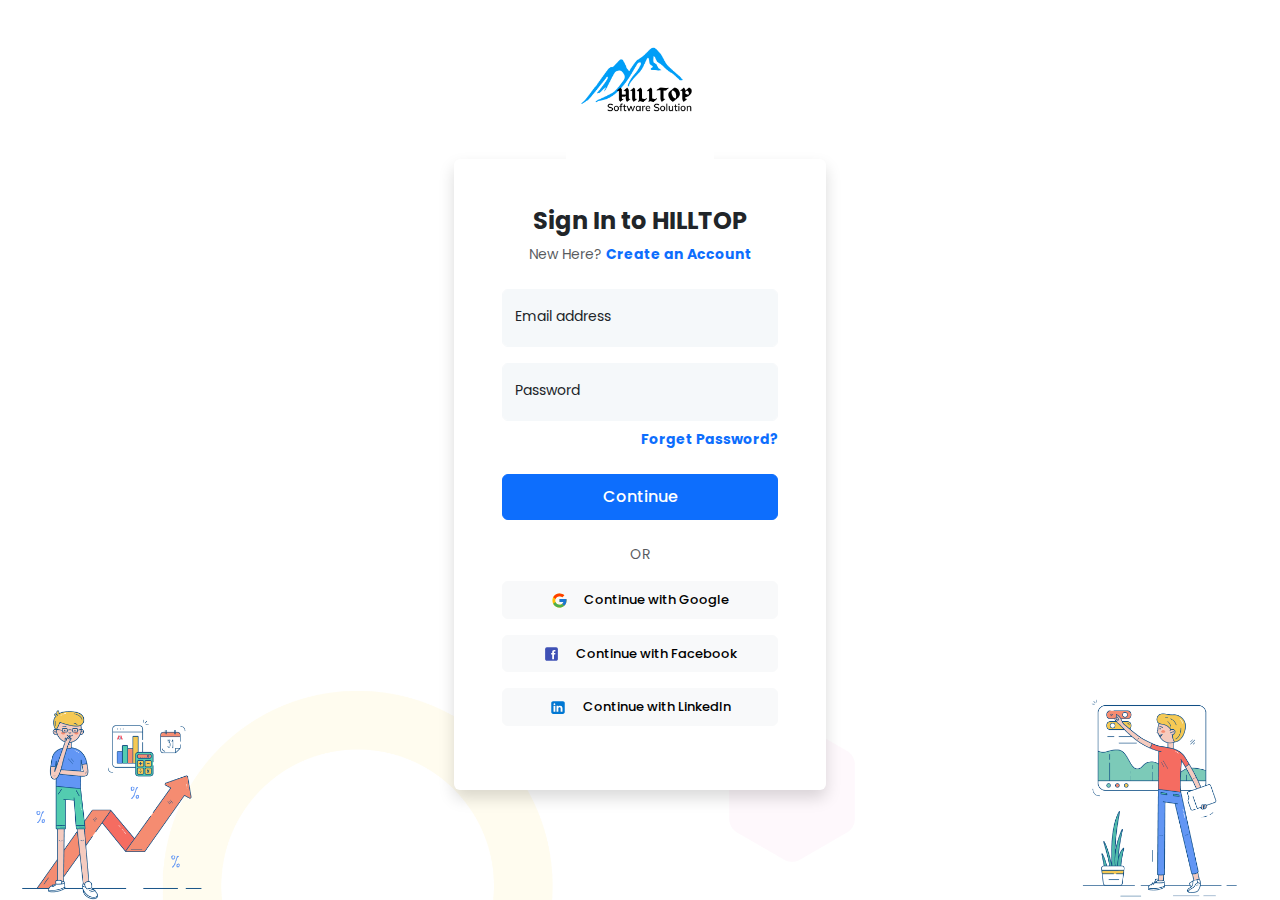
<file: index.html>
<!DOCTYPE html>
<html lang="en">
  <head>
    <meta charset="UTF-8" />
    <meta name="viewport" content="width=device-width, initial-scale=1.0" />
    <title>Responsive Login Page Using Bootstrap 5</title>
    <link
      rel="stylesheet"
      href="https://cdn.jsdelivr.net/npm/bootstrap@5.2.3/dist/css/bootstrap.min.css"
    />
    <link rel="stylesheet" href="style.css" />
  </head>
  <body>
    <section class="wrapper">
      <div class="container">
        <div
          class="col-sm-8 offset-sm-2 col-lg-6 offset-lg-3 col-xl-4 offset-xl-4 text-center"
        >
          <div class="logo">
            <img src="images/logo.png" class="img-fluid" alt="logo" />
          </div>
          <div>
            <form class="rounded bg-white shadow p-5">
              <h3 class="text-dark fw-bolder fs-4 mb-2">Sign In to HILLTOP</h3>
              <div class="fw-normal text-muted mb-4">
                New Here?
                <a
                  href="sign-up.html"
                  class="text-primary fw-bold text-decoration-none"
                  >Create an Account</a
                >
              </div>
              <div class="form-floating mb-3">
                <input
                  type="email"
                  class="form-control"
                  id="floatingInput"
                  placeholder="name@example.com"
                />
                <label for="floatingInput">Email address</label>
              </div>
              <div class="form-floating">
                <input
                  type="password"
                  class="form-control"
                  id="floatingPassword"
                  placeholder="Password"
                />
                <label for="floatingPassword">Password</label>
              </div>
              <div class="mt-2 text-end">
                <a
                  href="forget-password.html"
                  class="text-primary fw-bold text-decoration-none"
                  >Forget Password?</a
                >
              </div>
              <button
                type="submit"
                class="btn btn-primary submit_btn w-100 my-4"
              >
                Continue
              </button>
              <div class="text-center text-muted text-uppercase mb-3">or</div>
              <a href="#" class="btn btn-light login_with w-100 mb-3">
                <img
                  src="images/google-icon.svg"
                  class="img-fluid me-3"
                />Continue with Google</a
              >
              <a href="#" class="btn btn-light login_with w-100 mb-3">
                <img
                  src="images/facebook-icon.svg"
                  class="img-fluid me-3"
                />Continue with Facebook</a
              >
              <a href="#" class="btn btn-light login_with w-100 mb-3">
                <img
                  src="images/linkedin-icon.svg"
                  class="img-fluid me-3"
                />Continue with LinkedIn</a
              >
            </form>
          </div>
        </div>
      </div>
    </section>
  </body>
</html>
</file>
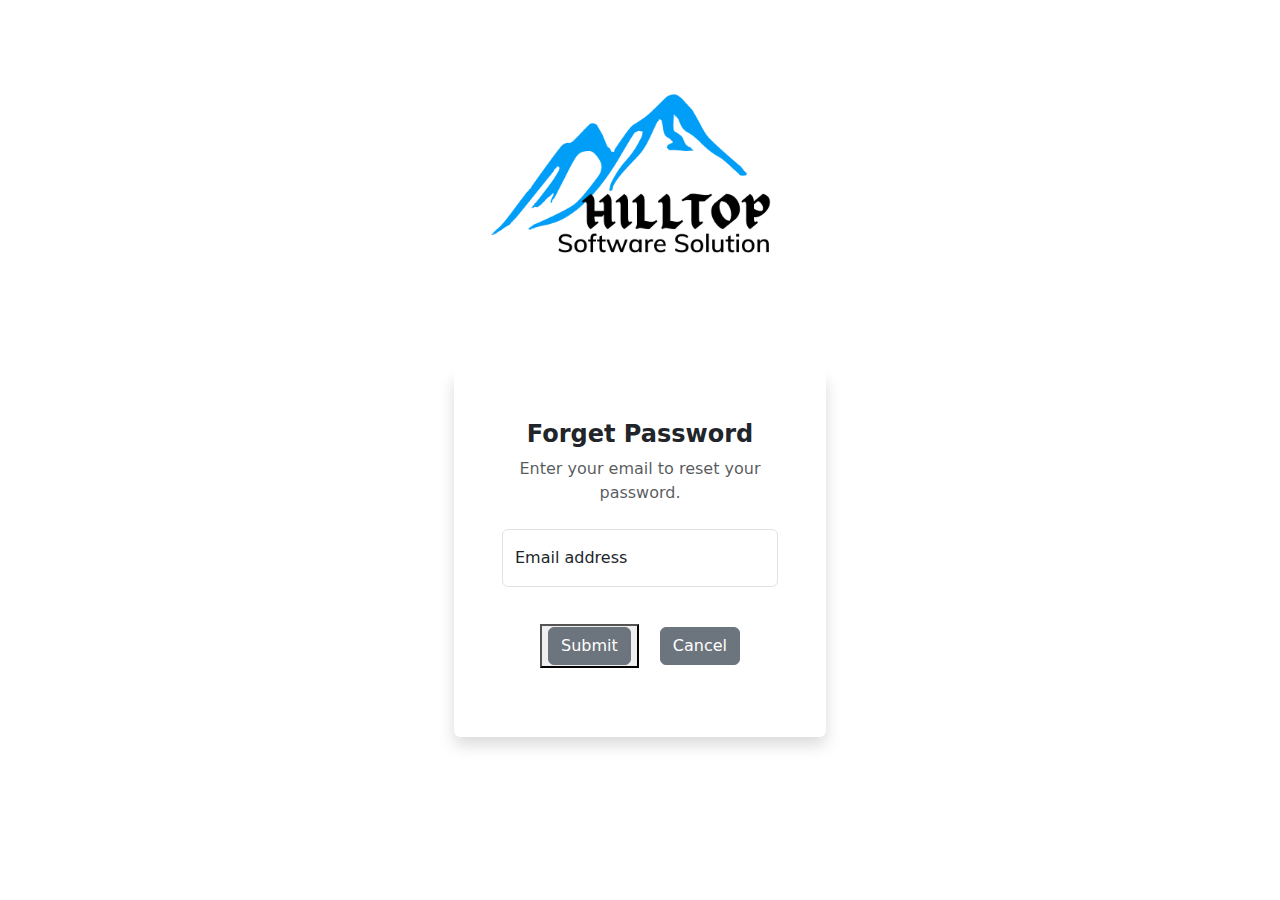
<file: forget-password.html>
<!DOCTYPE html>
<html lang="en">
<head>
    <meta charset="UTF-8">
    <meta name="viewport" content="width=device-width, initial-scale=1.0">
    <title>Responsive Forget Password Form Using Bootstrap 5</title>
    <link rel="stylesheet" href="https://cdn.jsdelivr.net/npm/bootstrap@5.3.0/dist/css/bootstrap.min.css">
</head>
<body>
    <section class="wrapper">
        <div class="container">
            <div class="col-sm-8 offset-sm-2 col-lg-6 offset-lg-3 col-xl-4 offset-xl-4 text-center">
                <div class="logo">
                    <img src="images/logo.png" class="img-fluid" alt="logo" />
                </div>
                <div>
                    <form class="rounded bg-white shadow p-5" action="process_forget_password.php" method="post">
                        <h3 class="text-dark fw-bolder fs-4 mb-2">Forget Password</h3>
                        <div class="fw-normal text-muted mb-4">
                            Enter your email to reset your password.
                        </div>
                        <div class="form-floating mb-3">
                            <input
                                type="email"
                                class="form-control"
                                id="floatingInput"
                                placeholder="name@example.com"
                                name="email" <!-- Add name attribute for form submission -->
                            
                            <label for="floatingInput">Email address</label>
                        </div>
                        <button
                        type="submit"
                        
                        >
                            <div><a href="new-password.html" class="btn btn-secondary submit_btn ms-2.5" /a> Submit</a></div>
                        </button>
                        <!-- <a href="new-password.html"></a> -->
                        <button
                            type="button"
                            class="btn btn-secondary submit_btn my-4 ms-3"
                        >
                            Cancel
                        </button>
                    </form>
                </div>
            </div>
        </div>
    </section>
    <script src="https://cdn.jsdelivr.net/npm/bootstrap@5.3.0/dist/js/bootstrap.bundle.min.js"></script>
</body>
</html>
</file>
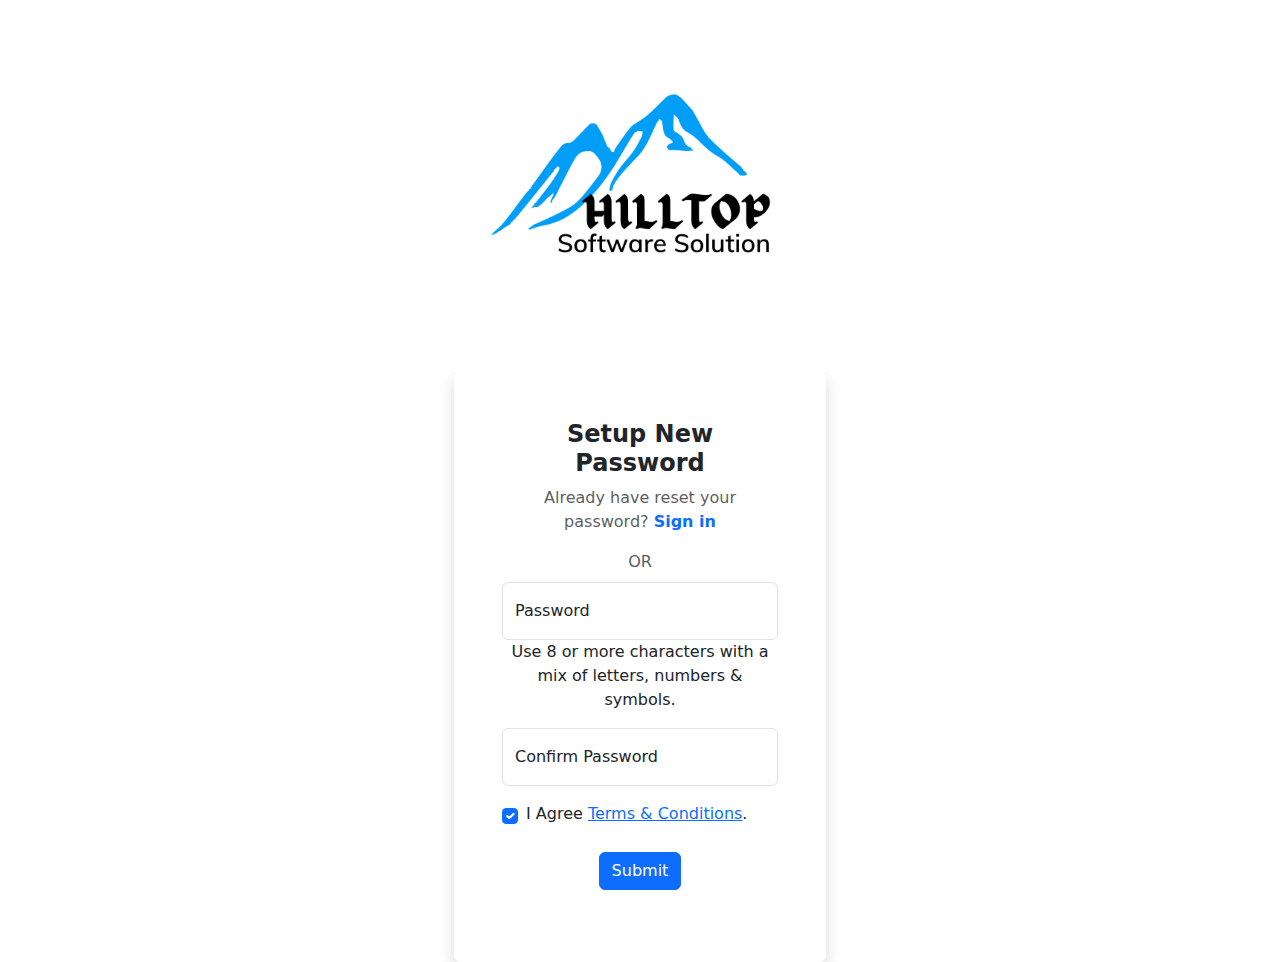
<file: new-password.html>
<!DOCTYPE html>
<html lang="en">
<head>
    <meta charset="UTF-8">
    <meta name="viewport" content="width=device-width, initial-scale=1.0">
    <title>Responsive New Password Form Using Bootstrap 5</title>
    <link rel="stylesheet" href="https://cdn.jsdelivr.net/npm/bootstrap@5.3.0/dist/css/bootstrap.min.css">
</head>
<body>
    <div class="container">
        <section class="wrapper">
            <div class="col-sm-8 offset-sm-2 col-lg-6 offset-lg-3 col-xl-4 offset-xl-4 text-center">
                <div class="logo">
                    <img src="images/logo.png" class="img-fluid" alt="logo" />
                </div>
                <div>
                    <form class="rounded bg-white shadow p-5">
                        <h3 class="text-dark fw-bolder fs-4 mb-2">Setup New Password</h3>
                        <div class="fw-normal text-muted mb-3">
                            Already have reset your password?
                            <a href="index.html" class="text-primary fw-bold text-decoration-none">Sign in</a>
                        </div>
                        <div class="text-center text-muted text-uppercase mb-2">or</div>

                        <div class="form-floating mb-3">
                            <input
                                type="password"
                                class="form-control"
                                id="floatingPassword"
                                placeholder="Password"
                            />
                            <label for="floatingPassword">Password</label>
                            <span class="password-info mt-2">
                                Use 8 or more characters with a mix of letters, numbers & symbols.
                            </span>
                        </div>
                        <div class="form-floating mb-3">
                            <input
                                type="password"
                                class="form-control"
                                id="floatingConfirmPassword"
                                placeholder="Password"
                            />
                            <label for="floatingConfirmPassword">Confirm Password</label>
                        </div>
                        <div class="form-check d-flex align-items-center">
                            <input class="form-check-input" type="checkbox" id="gridCheck" checked>
                            <label class="form-check-label ms-2" for="gridCheck">
                                I Agree <a href="#">Terms & Conditions</a>.
                            </label>
                        </div>

                        <button
                            type="submit"
                            class="btn btn-primary submit_btn my-4"
                        >
                            Submit
                        </button>
                    </form>
                </div>
            </div>
        </section>
    </div>

    <!-- Bootstrap JavaScript Bundle (optional) -->
    <script src="https://cdn.jsdelivr.net/npm/bootstrap@5.3.0/dist/js/bootstrap.bundle.min.js"></script>
</body>
</html>
</file>
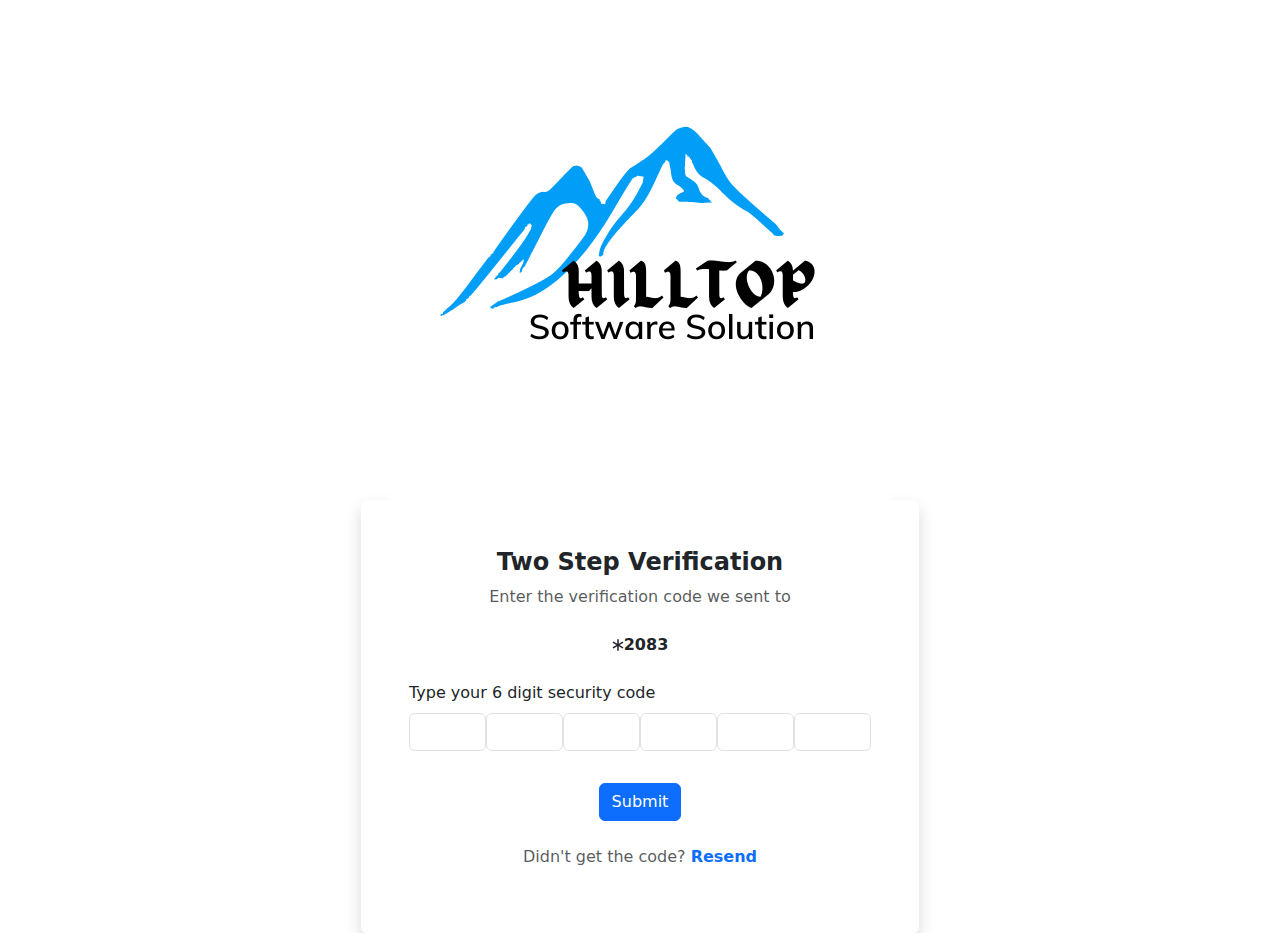
<file: otp-verification.html>
<!DOCTYPE html>
<html lang="en">
<head>
    <meta charset="UTF-8">
    <meta name="viewport" content="width=device-width, initial-scale=1.0">
    <title>Responsive OTP Verification Form Using Bootstrap 5</title>
    <link rel="stylesheet" href="https://cdn.jsdelivr.net/npm/bootstrap@5.3.0/dist/css/bootstrap.min.css">
</head>
<body>
    <div class="container">
        <section class="wrapper">
            <div class="col-sm-8 offset-sm-2 col-lg-6 offset-lg-3 col-xl-6 offset-xl-3 text-center">
                <div class="logo">
                    <img src="images/logo.png" class="img-fluid" alt="logo" />
                </div>
                <div>
                    <form class="rounded bg-white shadow p-5">
                        <h3 class="text-dark fw-bolder fs-4 mb-2">Two Step Verification</h3>
                        <div class="fw-normal text-muted mb-4">
                            Enter the verification code we sent to
                        </div>
                        <div class="d-flex align-items-center justify-content-center fw-bold mb-4">
                            <svg xmlns="http://www.w3.org/2000/svg" width="12" height="12" fill="currentColor" class="bi bi-asterisk" viewBox="0 0 16 16">
                                <path d="M8 0a1 1 0 0 1 1 1v5.268l4.562-2.634a1 1 0 1 1 1 1.732L10 8l4.562 2.634a1 1 0 1 1-1 1.732L9 9.732V15a1 1 0 1 1-2 0V9.732l-4.562 2.634a1 1 0 1 1-1-1.732L6 8 1.438 5.366a1 1 0 0 1 1-1.732L7 6.268V1a1 1 0 0 1 1-1"></path>
                            </svg>
                            <!-- Add a span with the verification code -->
                            <span>2083</span>
                        </div>
                        <div class="otp_input text-start mb-2">
                            <label for="digit">Type your 6 digit security code</label>
                            <div class="d-flex align-items-center justify-content-between mt-2">
                                <input type="text" class="form-control" id="digit1" placeholder="" />
                                <input type="text" class="form-control" id="digit2" placeholder="" />
                                <input type="text" class="form-control" id="digit3" placeholder="" />
                                <input type="text" class="form-control" id="digit4" placeholder="" />
                                <input type="text" class="form-control" id="digit5" placeholder="" />
                                <input type="text" class="form-control" id="digit6" placeholder="" />
                            </div>
                        </div>
                        <button type="submit" class="btn btn-primary submit_btn my-4">
                            Submit
                        </button>
                        <div class="fw-normal text-muted mb-3">
                            Didn't get the code?
                            <a href="#" class="text-primary fw-bold text-decoration-none">Resend</a>
                        </div>
                    </form>
                </div>
            </div>
        </section>
    </div>

    <!-- Bootstrap JavaScript Bundle (optional) -->
    <script src="https://cdn.jsdelivr.net/npm/bootstrap@5.3.0/dist/js/bootstrap.bundle.min.js"></script>
</body>
</html>
</file>
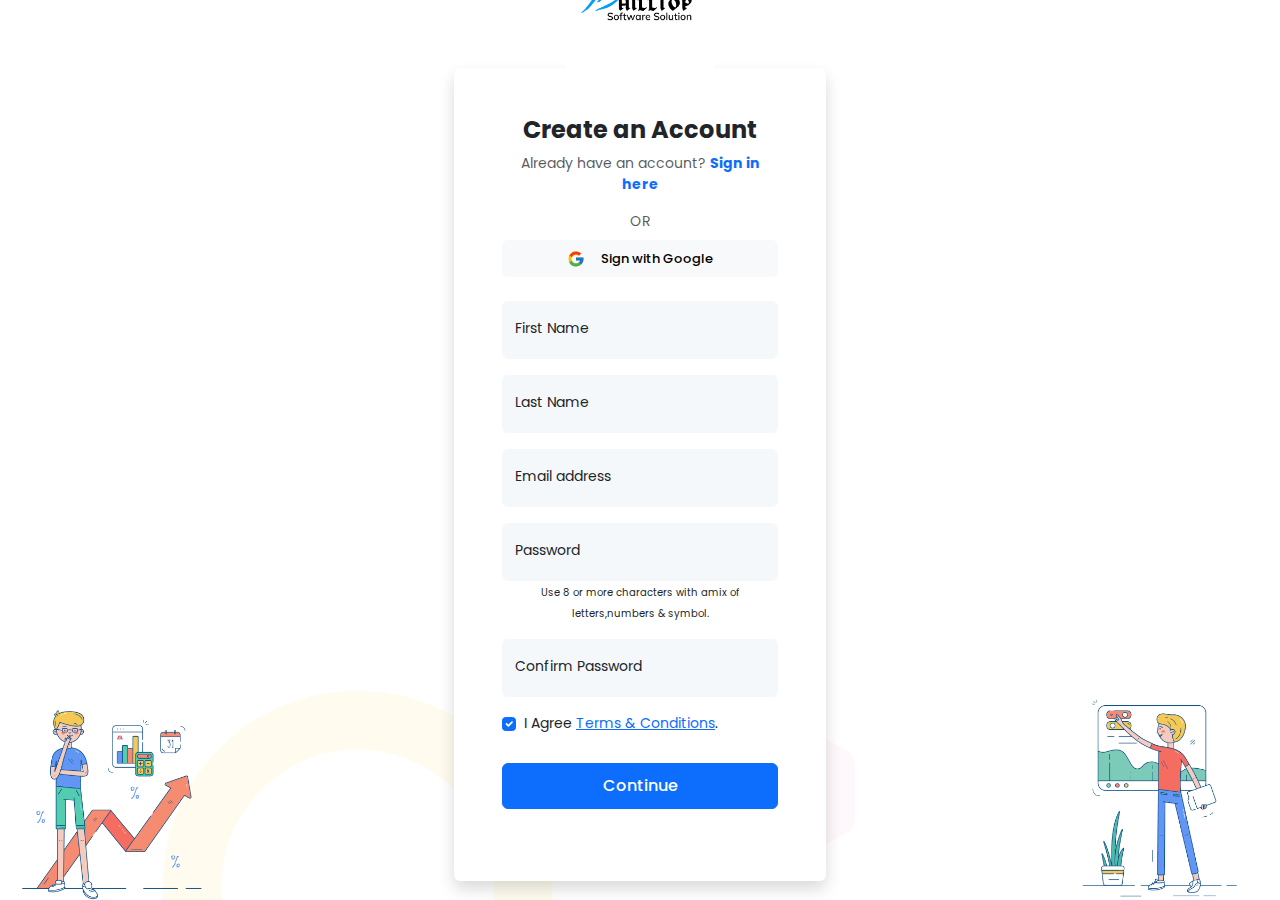
<file: sign-up.html>
<!DOCTYPE html>
<html lang="en">
  <head>
    <meta charset="UTF-8" />
    <meta name="viewport" content="width=device-width, initial-scale=1.0" />
    <title>Responsive Sign-up Form Using Bootstrap 5</title>
    <link
      rel="stylesheet"
      href="https://cdn.jsdelivr.net/npm/bootstrap@5.2.3/dist/css/bootstrap.min.css"
    />
    <link rel="stylesheet" href="style.css" />
  </head>
  <body>
    <section class="wrapper">
      <div class="container">
        <div
          class="col-sm-8 offset-sm-2 col-lg-6 offset-lg-3 col-xl-4 offset-xl-4 text-center"
        >
          <div class="logo">
            <img src="images/logo.png" class="img-fluid" alt="logo" />
          </div>
          <div>
            <form class="rounded bg-white shadow p-5">
              <h3 class="text-dark fw-bolder fs-4 mb-2">Create an Account</h3>
              <div class="fw-normal text-muted mb-3">
                Already have an account?
                <a
                  href="index.html"
                  class="text-primary fw-bold text-decoration-none"
                  >Sign in here</a
                >
              </div>
              <div class="text-center text-muted text-uppercase mb-2">or</div>
              <a href="#" class="btn btn-light login_with w-100 mb-4">
                <img
                  src="images/google-icon.svg"
                  class="img-fluid me-3"
                />Sign with Google</a
              >
              <div class="form-floating mb-3">
                <input
                  type="text"
                  class="form-control"
                  id="floatingFirstName"
                  placeholder="name@example.com"
                />
                <label for="floatingFirstName">First Name</label>
              </div>
              <div class="form-floating mb-3">
                <input
                  type="text"
                  class="form-control"
                  id="floatingLastName"
                  placeholder="name@example.com"
                />
                <label for="floatingLastName">Last Name</label>
              </div>

              <div class="form-floating mb-3">
                <input
                  type="email"
                  class="form-control"
                  id="floatingInput"
                  placeholder="name@example.com"
                />
                <label for="floatingInput">Email address</label>
              </div>
              <div class="form-floating mb-3">
                <input
                  type="password"
                  class="form-control"
                  id="floatingPassword"
                  placeholder="Password"
                />
                <label for="floatingPassword">Password</label>
                <span class="password-info mt-2">
                    Use 8 or more characters with amix of letters,numbers & symbol.
                </span>
              </div>
              <div class="form-floating mb-3">
                <input
                  type="password"
                  class="form-control"
                  id="floatingConfirmPassword"
                  placeholder="Password"
                />
                <label for="floatingConfirmPassword">Confirm Password</label>
              </div>
              <div class="form-check d-flex algin-items-center">
                <input class="form-check-input" type="checkbox" id="gridCheck" checked>
                <label class="form-check-label ms-2" for="gridCheck">
                  I Agree <a href="#">Terms & Conditions</a>.
                </label>
              </div>

              <button
                type="submit"
                class="btn btn-primary submit_btn w-100 my-4"
              >
                Continue
              </button>
              <!-- <div class="mt-2 text-end">
                <a
                  href="#"
                  class="text-primary fw-bold text-decoration-none"
                  >Forget Password?</a
                >
              </div> -->
              <!-- <button
                type="submit"
                class="btn btn-primary submit_btn w-100 my-4"
              >
                Continue
              </button>
              <div class="text-center text-muted text-uppercase mb-3">or</div>
              <a href="#" class="btn btn-light login_with w-100 mb-3">
                <img
                  src="images/google-icon.svg"
                  class="img-fluid me-3"
                />Continue with Google</a
              >
              <a href="#" class="btn btn-light login_with w-100 mb-3">
                <img
                  src="images/facebook-icon.svg"
                  class="img-fluid me-3"
                />Continue with Facebook</a
              >
              <a href="#" class="btn btn-light login_with w-100 mb-3">
                <img
                  src="images/linkedin-icon.svg"
                  class="img-fluid me-3"
                />Continue with LinkedIn</a
              > -->
            </form>
          </div>
        </div>
      </div>
    </section>
  </body>
</html>
</file>
<file: style.css>
@import url('https://fonts.googleapis.com/css2?family=Poppins%3Awght%40300%3B400%3B500%3B600%3B700%3B800%3B900&display=swap');
*{
    margin:0;
    padding:0;
    box-sizing: border-box;
}
:root{
    --primary-font-family:'Poppins',sans-serif;
    --light-white:#f5f8fa;
    --gray:#5e6278;
    --gray-1:#e3e3e3;
}
body{
    font-family:var(--primary-font-family);
    font-size:14px;
}
.wrapper{
    padding:0 0 100px;
    background-image: url(images/bg.png);
    background-position:bottom center;
    background-repeat: no-repeat;
    background-size: contain;
    background-attachment: fixed;
    min-height:100%;
    height: 100vh;
    display: flex;
    align-items: center;
    justify-content: center;
}
.wrapper .logo img{
    max-width:40%;
}
.wrapper input{
    background-color: var(--light-white);
    border-color:var(--light-white);
    color:var(--gray);
}
.wrapper input:focus{
    box-shadow: none;
}
.wrapper .password-info{
    font-size: 10px;
}
.wrapper .submit_btn{
    padding:10px 15px;
    font-weight:500;
}
.wrapper .login_with{
    padding:8px 15px;
    font-size: 13px;
    font-weight:500;
    transition: 0.3s ease-in-out;
}
.wrapper .submit_btn:focus,.wrapper .login_with:focus{
    box-shadow: none;
}
.wrapper .login_with:hover{
    background-color: var(--gray-1);
    border-color: var(--gray-1);
}
.wrapper .login_with img{
    max-width: 7%;
}
/* otp verification */
.wrapper .otp_input input{
    width: 14%;
    height:70px;
    text-align: center;
    font-size: 20px;
    font-weight: 600;
}
@media (max-width:1200px){
    .wrapper .otp_input input{
        height: 50px;
    }
}
@media (max-width:767px){
    .wrapper .otp_input input{
        height: 40px;
    }
}
</file>
